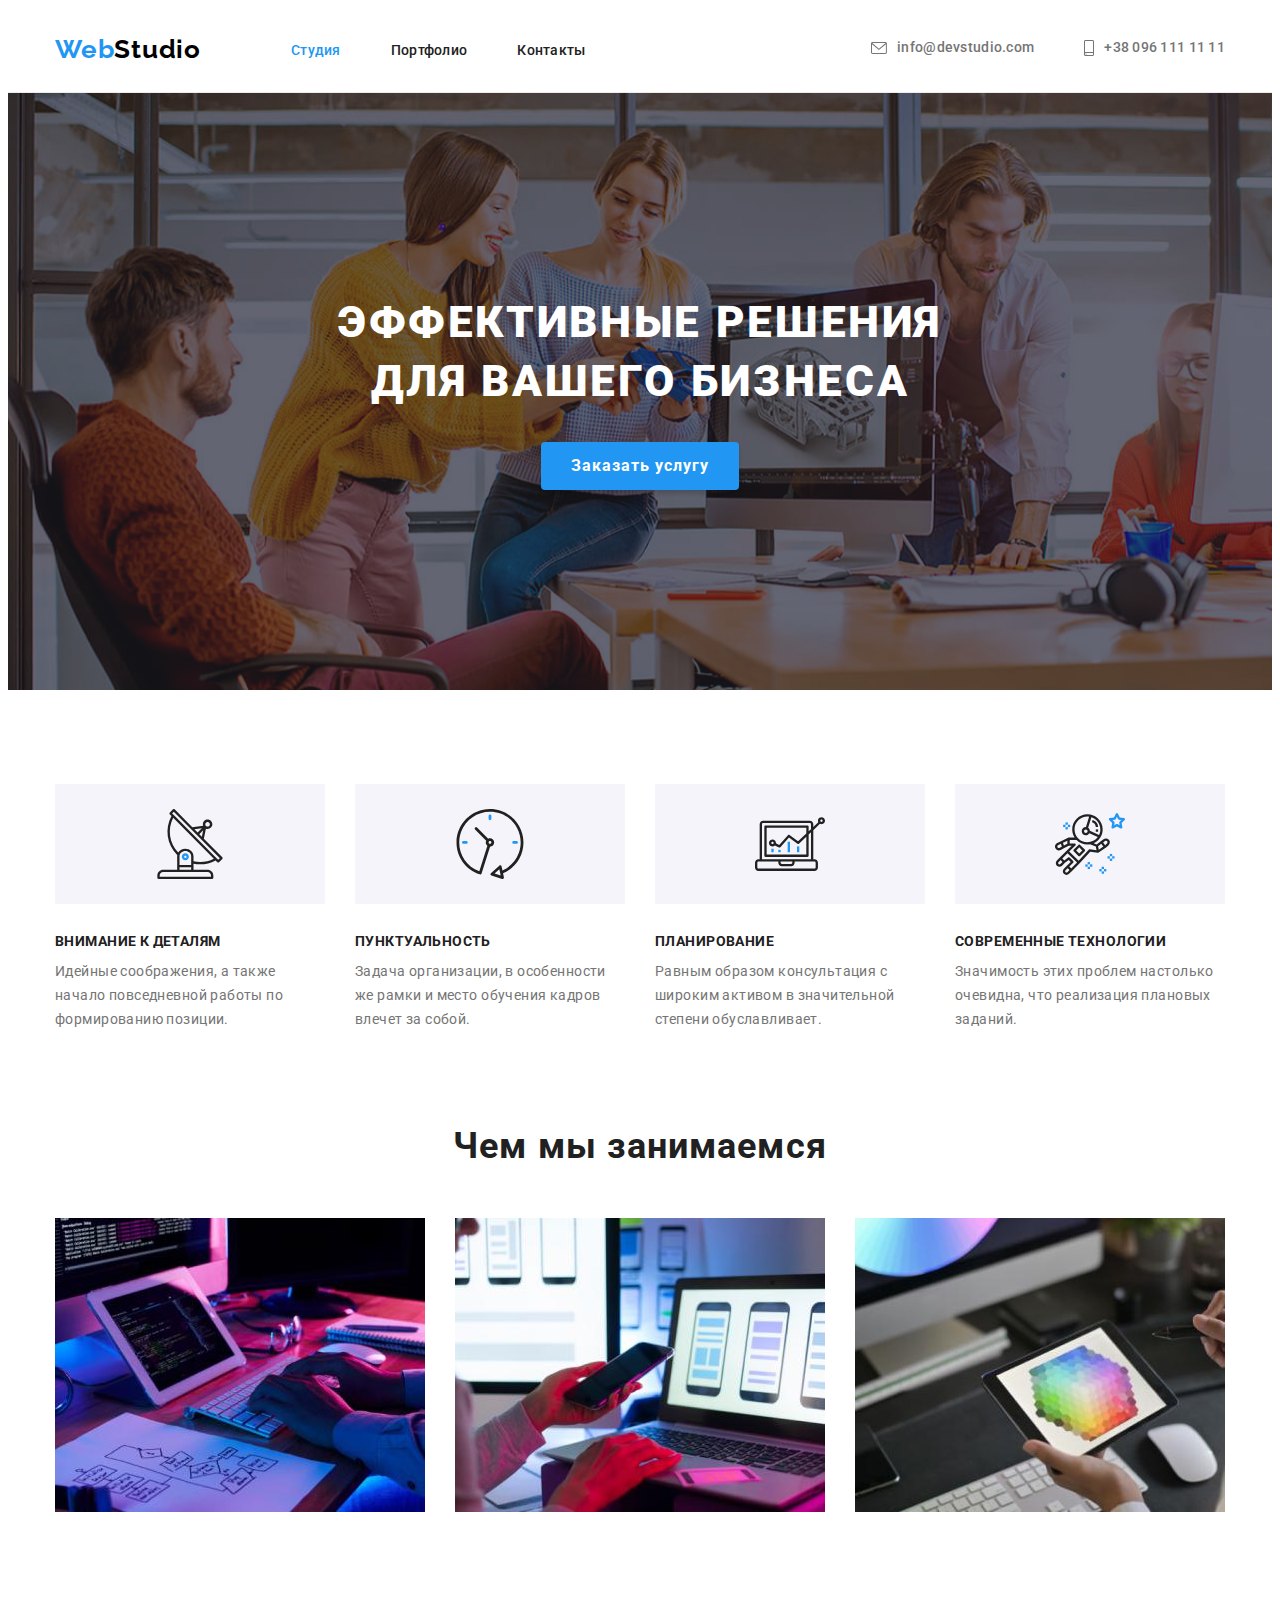
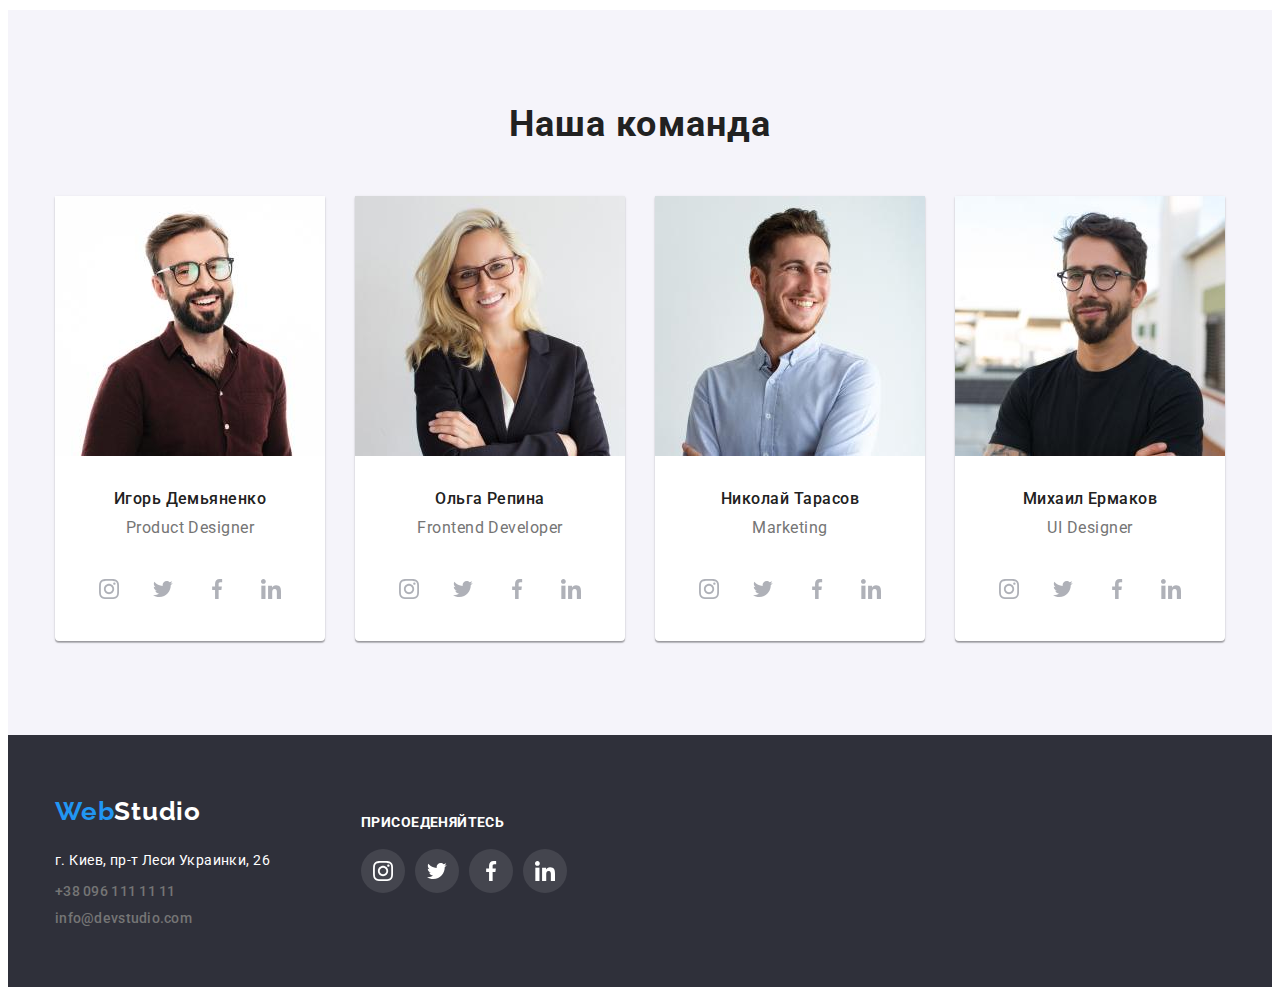
<file: index.html>
<!DOCTYPE html>
<html lang="ru">
  <head>
    <meta charset="UTF-8" />
    <meta http-equiv="X-UA-Compatible" content="IE=edge" />
    <meta name="viewport" content="width=device-width, initial-scale=1.0" />
    <link rel="preconnect" href="https://fonts.gstatic.com" />
    <link rel="preconnect" href="https://fonts.gstatic.com" />
    <link
      href="https://fonts.googleapis.com/css2?family=Raleway:wght@700&amp;family=Roboto:wght@400;500;700;900&amp;display=swap"
      rel="stylesheet"
    />
    <link rel="stylesheet" href="./css/style.css" />
    <title>WebStudio</title>
    <style></style>
  </head>
  <body>
    <header class="page-header">
      <div class="container">
        <nav class="nav">
          <a href="./" class="logo">
            <span class="logo-web">Web</span>Studio
          </a>
          <ul class="menu list">
            <li class="menu-nav">
              <a class="blue link-nav" href="./index.html">Студия </a>
            </li>
            <li class="menu-nav">
              <a class="link-nav" href="./portfolio.html">Портфолио </a>
            </li>
            <li class="menu-nav"><a class="link-nav" href="">Контакты </a></li>
          </ul>
        </nav>
        <ul class="link-list">
          <li class="manu-link">
            <a class="contact" href="mailto:info@devstudio.com"
              ><svg class="icons-mail">
                <use href="./images/icons/sprite.svg#icon-envelope"></use>
              </svg>
              info@devstudio.com</a
            >
          </li>
          <li class="manu-link tel-link">
            <a class="contact" href="tel:+380961111111">
              <svg class="icons-phone">
                <use href="./images/icons/sprite.svg#icon-smartphone"></use>
              </svg>
              +38 096 111 11 11</a
            >
          </li>
        </ul>
      </div>
    </header>
    <main>
      <section class="color-section">
        <div class="container">
          <h1 class="main-title">Эффективные решения для вашего бизнеса</h1>
          <button class="button-order" type="button">Заказать услугу</button>
        </div>
      </section>
      <section class="section">
        <div class="container">
          <ul class="list-about">
            <li class="list-text list-item">
              <h3 class="our-qualities">Внимание к деталям</h3>
              <p class="text-about-us">
                Идейные соображения, а также начало повседневной работы по
                формированию позиции.
              </p>
            </li>
            <li class="list-item">
              <h3 class="our-qualities">Пунктуальность</h3>
              <p class="text-about-us">
                Задача организации, в особенности же рамки и место обучения
                кадров влечет за собой.
              </p>
            </li>

            <li class="list-item">
              <h3 class="our-qualities">Планирование</h3>
              <p class="text-about-us">
                Равным образом консультация с широким активом в значительной
                степени обуславливает.
              </p>
            </li>

            <li class="list-item">
              <h3 class="our-qualities">Современные технологии</h3>
              <p class="text-about-us">
                Значимость этих проблем настолько очевидна, что реализация
                плановых заданий.
              </p>
            </li>
          </ul>
        </div>
      </section>
      <section class="container-list">
        <div class="container">
          <h2 class="our-work">Чем мы занимаемся</h2>
          <ul class="card-set">
            <li class="iteam">
              <img
                src="./images/1.jpg"
                alt="Програмист за робочим столом"
                width="370"
              />
            </li>
            <li class="iteam">
              <img
                src="./images/2.jpg"
                alt="разработка приложений для смартфонов"
                width="370"
              />
            </li>
            <li class="iteam">
              <img
                src="./images/3.jpg"
                alt="художник веб дизайна"
                width="370"
              />
            </li>
          </ul>
        </div>
      </section>
      <section class="section background-2">
        <div class="container">
          <h2 class="team">Наша команда</h2>
          <ul class="card-set">
            <li class="background-team">
              <img
                src="./images/Demyanenko.jpg"
                alt="Product Designer"
                width="270"
              />
              <h3 class="team-name">Игорь Демьяненко</h3>
              <p class="team-prof">Product Designer</p>
              <ul class="list social-icons">
                <li class="social-icons-team">
                  <a
                    href=""
                    class="social-icons-link"
                    target="_blank"
                    rel="noopener noreferrer"
                  >
                    <svg class="social-icons-svg">
                      <use
                        href="./images/icons/sprite.svg#icon-instagram"
                      ></use>
                    </svg>
                  </a>
                </li>
                <li class="social-icons-team">
                  <a
                    href=""
                    class="social-icons-link"
                    target="_blank"
                    rel="noopener noreferrer"
                  >
                    <svg class="social-icons-svg">
                      <use href="./images/icons/sprite.svg#icon-Vector"></use>
                    </svg>
                  </a>
                </li>
                <li class="social-icons-team">
                  <a
                    href=""
                    class="social-icons-link"
                    target="_blank"
                    rel="noopener noreferrer"
                  >
                    <svg class="social-icons-svg">
                      <use href="./images/icons/sprite.svg#icon-facebook"></use>
                    </svg>
                  </a>
                </li>
                <li class="social-icons-team">
                  <a
                    href=""
                    class="social-icons-link"
                    target="_blank"
                    rel="noopener noreferrer"
                  >
                    <svg class="social-icons-svg">
                      <use href="./images/icons/sprite.svg#icon-linkedin"></use>
                    </svg>
                  </a>
                </li>
              </ul>
            </li>
            <li class="background-team">
              <img
                src="./images/Repina.jpg"
                alt="Frontend Developer"
                width="270"
              />
              <h3 class="team-name">Ольга Репина</h3>
              <p class="team-prof">Frontend Developer</p>
              <ul class="list social-icons">
                <li class="social-icons-team">
                  <a
                    href=""
                    class="social-icons-link"
                    target="_blank"
                    rel="noopener noreferrer"
                  >
                    <svg class="social-icons-svg">
                      <use
                        href="./images/icons/sprite.svg#icon-instagram"
                      ></use>
                    </svg>
                  </a>
                </li>
                <li class="social-icons-team">
                  <a
                    href=""
                    class="social-icons-link"
                    target="_blank"
                    rel="noopener noreferrer"
                  >
                    <svg class="social-icons-svg">
                      <use href="./images/icons/sprite.svg#icon-Vector"></use>
                    </svg>
                  </a>
                </li>
                <li class="social-icons-team">
                  <a
                    href=""
                    class="social-icons-link"
                    target="_blank"
                    rel="noopener noreferrer"
                  >
                    <svg class="social-icons-svg">
                      <use href="./images/icons/sprite.svg#icon-facebook"></use>
                    </svg>
                  </a>
                </li>
                <li class="social-icons-team">
                  <a
                    href=""
                    class="social-icons-link"
                    target="_blank"
                    rel="noopener noreferrer"
                  >
                    <svg class="social-icons-svg">
                      <use href="./images/icons/sprite.svg#icon-linkedin"></use>
                    </svg>
                  </a>
                </li>
              </ul>
            </li>
            <li class="background-team">
              <img src="./images/Tarasov.jpg" alt="Marketing" width="270" />
              <h3 class="team-name">Николай Тарасов</h3>
              <p class="team-prof">Marketing</p>
              <ul class="list social-icons">
                <li class="social-icons-team">
                  <a
                    href=""
                    class="social-icons-link"
                    target="_blank"
                    rel="noopener noreferrer"
                  >
                    <svg class="social-icons-svg">
                      <use
                        href="./images/icons/sprite.svg#icon-instagram"
                      ></use>
                    </svg>
                  </a>
                </li>
                <li class="social-icons-team">
                  <a
                    href=""
                    class="social-icons-link"
                    target="_blank"
                    rel="noopener noreferrer"
                  >
                    <svg class="social-icons-svg">
                      <use href="./images/icons/sprite.svg#icon-Vector"></use>
                    </svg>
                  </a>
                </li>
                <li class="social-icons-team">
                  <a
                    href=""
                    class="social-icons-link"
                    target="_blank"
                    rel="noopener noreferrer"
                  >
                    <svg class="social-icons-svg">
                      <use href="./images/icons/sprite.svg#icon-facebook"></use>
                    </svg>
                  </a>
                </li>
                <li class="social-icons-team">
                  <a
                    href=""
                    class="social-icons-link"
                    target="_blank"
                    rel="noopener noreferrer"
                  >
                    <svg class="social-icons-svg">
                      <use href="./images/icons/sprite.svg#icon-linkedin"></use>
                    </svg>
                  </a>
                </li>
              </ul>
            </li>
            <li class="background-team">
              <img src="./images/Ermakov.jpg" alt="UI Designer" width="270" />
              <h3 class="team-name">Михаил Ермаков</h3>
              <p class="team-prof">UI Designer</p>
              <ul class="list social-icons">
                <li class="social-icons-team">
                  <a
                    href=""
                    class="social-icons-link"
                    target="_blank"
                    rel="noopener noreferrer"
                  >
                    <svg class="social-icons-svg">
                      <use
                        href="./images/icons/sprite.svg#icon-instagram"
                      ></use>
                    </svg>
                  </a>
                </li>
                <li class="social-icons-team">
                  <a
                    href=""
                    class="social-icons-link"
                    target="_blank"
                    rel="noopener noreferrer"
                  >
                    <svg class="social-icons-svg">
                      <use href="./images/icons/sprite.svg#icon-Vector"></use>
                    </svg>
                  </a>
                </li>
                <li class="social-icons-team">
                  <a
                    href=""
                    class="social-icons-link"
                    target="_blank"
                    rel="noopener noreferrer"
                  >
                    <svg class="social-icons-svg">
                      <use href="./images/icons/sprite.svg#icon-facebook"></use>
                    </svg>
                  </a>
                </li>
                <li class="social-icons-team">
                  <a
                    href=""
                    class="social-icons-link"
                    target="_blank"
                    rel="noopener noreferrer"
                  >
                    <svg class="social-icons-svg">
                      <use href="./images/icons/sprite.svg#icon-linkedin"></use>
                    </svg>
                  </a>
                </li>
              </ul>
            </li>
          </ul>
        </div>
      </section>
    </main>
    <footer class="background-footer">
      <div class="container footer-container">
        <div class="footer-info">
          <a href="./" class="logo">
            <span class="logo-web">Web</span
            ><span class="studio-white">Studio</span>
          </a>
          <address>
            <p class="address">г. Киев, пр-т Леси Украинки, 26</p>
            <ul>
              <li class="contact-footer">
                <a class="contact" href="tel:+380961111111"
                  >+38 096 111 11 11</a
                >
              </li>
              <li class="contact-footer">
                <a class="contact" href="mailto:info@devstudio.com"
                  >info@devstudio.com</a
                >
              </li>
            </ul>
          </address>
        </div>
        <div>
          <h4 class="footer-text">присоеденяйтесь</h4>
          <ul class="list social-icons icons-footer">
            <li class="social-icons-team">
              <a
                href=""
                class="social-icons-link"
                target="_blank"
                rel="noopener noreferrer"
              >
                <svg class="social-icons-svg footer-color-icons">
                  <use href="./images/icons/sprite.svg#icon-instagram"></use>
                </svg>
              </a>
            </li>
            <li class="social-icons-team">
              <a
                href=""
                class="social-icons-link"
                target="_blank"
                rel="noopener noreferrer"
              >
                <svg class="social-icons-svg footer-color-icons">
                  <use href="./images/icons/sprite.svg#icon-Vector"></use>
                </svg>
              </a>
            </li>
            <li class="social-icons-team">
              <a
                href=""
                class="social-icons-link"
                target="_blank"
                rel="noopener noreferrer"
              >
                <svg class="social-icons-svg footer-color-icons">
                  <use href="./images/icons/sprite.svg#icon-facebook"></use>
                </svg>
              </a>
            </li>
            <li class="social-icons-team">
              <a
                href=""
                class="social-icons-link"
                target="_blank"
                rel="noopener noreferrer"
              >
                <svg class="social-icons-svg footer-color-icons">
                  <use href="./images/icons/sprite.svg#icon-linkedin"></use>
                </svg>
              </a>
            </li>
          </ul>
        </div>
      </div>
    </footer>
  </body>
</html>
</file>
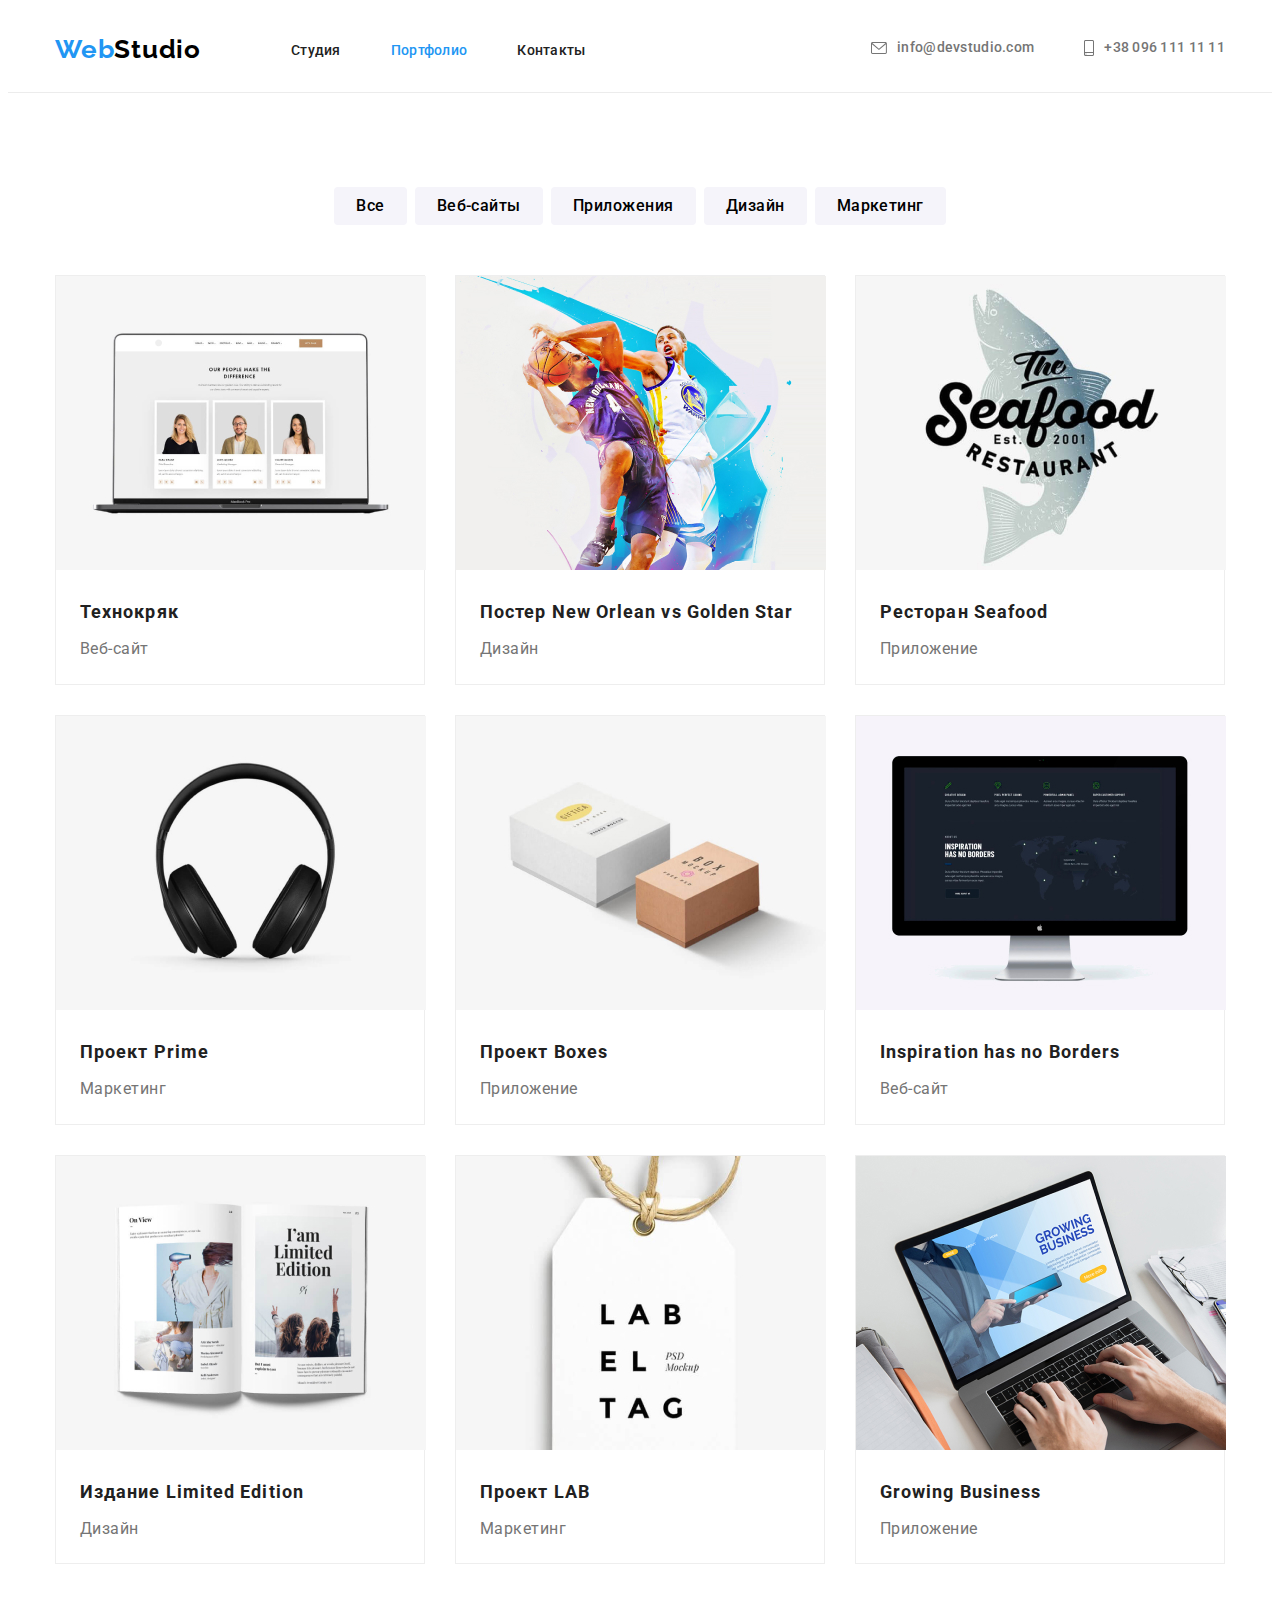
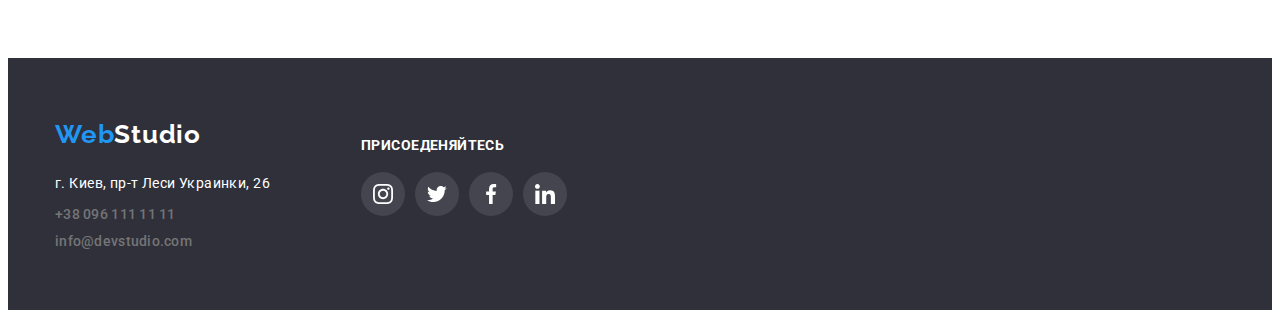
<file: portfolio.html>
<!DOCTYPE html>
<html lang="en">
  <head>
    <meta charset="UTF-8" />
    <meta http-equiv="X-UA-Compatible" content="IE=edge" />
    <meta name="viewport" content="width=device-width, initial-scale=1.0" />
    <link rel="preconnect" href="https://fonts.gstatic.com" />
    <link rel="preconnect" href="https://fonts.gstatic.com" />
    <link
      href="https://fonts.googleapis.com/css2?family=Raleway:wght@700&amp;family=Roboto:wght@400;500;700;900&amp;display=swap"
      rel="stylesheet"
    />
    <link rel="stylesheet" href="./css/style.css" />
    <title>Document</title>
  </head>
  <body>
    <header class="page-header">
      <div class="container">
        <nav class="nav">
          <a href="./" class="logo">
            <span class="logo-web">Web</span>Studio
          </a>
          <ul class="menu list">
            <li class="menu-nav">
              <a class="link-nav" href="./index.html">Студия </a>
            </li>
            <li class="menu-nav">
              <a class="link-nav blue" href="./portfolio.html">Портфолио </a>
            </li>
            <li class="menu-nav"><a class="link-nav" href="">Контакты </a></li>
          </ul>
        </nav>
        <ul class="link-list">
          <li class="manu-link">
            <a class="contact" href="mailto:info@devstudio.com"
              ><svg class="icons-mail">
                <use href="./images/icons/sprite.svg#icon-envelope"></use>
              </svg>
              info@devstudio.com</a
            >
          </li>
          <li class="manu-link tel-link">
            <a class="contact" href="tel:+380961111111">
              <svg class="icons-phone">
                <use href="./images/icons/sprite.svg#icon-smartphone"></use>
              </svg>
              +38 096 111 11 11</a
            >
          </li>
        </ul>
      </div>
    </header>
    <main>
      <section class="list-button">
        <div class="container">
          <ul class="button-list">
            <li class="button-item">
              <button class="button-select">Все</button>
            </li>
            <li class="button-item">
              <button class="button-select">Веб-сайты</button>
            </li>
            <li class="button-item">
              <button class="button-select">Приложения</button>
            </li>
            <li class="button-item">
              <button class="button-select">Дизайн</button>
            </li>
            <li class="button-item">
              <button class="button-select">Маркетинг</button>
            </li>
          </ul>
        </div>
        <div class="container">
          <ul class="list-offer">
            <li class="project">
              <a href="list-offers">
                <img
                  src="./images/portfolio/img.jpg"
                  alt="Веб-сайт"
                  width="370"
                />
                <div class="div">
                  <h3 class="name-project">Технокряк</h3>
                  <p class="category">Веб-сайт</p>
                </div>
              </a>
            </li>
            <li class="project">
              <a href="list-offers">
                <img
                  src="./images/portfolio/img-1.jpg"
                  alt="Дизайн"
                  width="370"
                />
                <div class="div">
                  <h3 class="name-project">Постер New Orlean vs Golden Star</h3>
                  <p class="category">Дизайн</p>
                </div>
              </a>
            </li>
            <li class="project">
              <a href="list-offerslist-offers">
                <img
                  src="./images/portfolio/img-2.jpg"
                  alt="Приложение"
                  width="370"
                />
                <div class="div">
                  <h3 class="name-project">Ресторан Seafood</h3>
                  <p class="category">Приложение</p>
                </div>
              </a>
            </li>
            <li class="project">
              <a href="list-offers">
                <img
                  src="./images/portfolio/img-3.jpg"
                  alt="Маркетинг"
                  width="370"
                />
                <div class="div">
                  <h3 class="name-project">Проект Prime</h3>
                  <p class="category">Маркетинг</p>
                </div>
              </a>
            </li>
            <li class="project">
              <a href="list-offers">
                <img
                  src="./images/portfolio/img-4.jpg"
                  alt="Приложение"
                  width="370"
                />
                <div class="div">
                  <h3 class="name-project">Проект Boxes</h3>
                  <p class="category">Приложение</p>
                </div>
              </a>
            </li>
            <li class="project">
              <a href="list-offers">
                <img
                  src="./images/portfolio/img-5.jpg"
                  alt="Веб-сайт"
                  width="370"
                />
                <div class="div">
                  <h3 class="name-project">Inspiration has no Borders</h3>
                  <p class="category">Веб-сайт</p>
                </div>
              </a>
            </li>
            <li class="project">
              <a href="list-offers">
                <img
                  src="./images/portfolio/img-6.jpg"
                  alt="Дизайн"
                  width="370"
                />
                <div class="div">
                  <h3 class="name-project">Издание Limited Edition</h3>
                  <p class="category">Дизайн</p>
                </div>
              </a>
            </li>
            <li class="project">
              <a href="list-offers">
                <img
                  src="./images/portfolio/img-7.jpg"
                  alt="Маркетинг"
                  width="370"
                />
                <div class="div">
                  <h3 class="name-project">Проект LAB</h3>
                  <p class="category">Маркетинг</p>
                </div>
              </a>
            </li>
            <li class="project">
              <a href="list-offers">
                <img
                  src="./images/portfolio/img-8.jpg"
                  alt="Приложение"
                  width="370"
                />
                <div class="div">
                  <h3 class="name-project">Growing Business</h3>
                  <p class="category">Приложение</p>
                </div>
              </a>
            </li>
          </ul>
        </div>
      </section>
    </main>

    <footer class="background-footer">
      <div class="container footer-container">
        <div class="footer-info">
          <a href="./" class="logo">
            <span class="logo-web">Web</span
            ><span class="studio-white">Studio</span>
          </a>
          <address>
            <p class="address">г. Киев, пр-т Леси Украинки, 26</p>
            <ul>
              <li class="contact-footer">
                <a class="contact" href="tel:+380961111111"
                  >+38 096 111 11 11</a
                >
              </li>
              <li class="contact-footer">
                <a class="contact" href="mailto:info@devstudio.com"
                  >info@devstudio.com</a
                >
              </li>
            </ul>
          </address>
        </div>
        <div>
          <h4 class="footer-text">присоеденяйтесь</h4>
          <ul class="list social-icons icons-footer">
            <li class="social-icons-team">
              <a
                href=""
                class="social-icons-link"
                target="_blank"
                rel="noopener noreferrer"
              >
                <svg class="social-icons-svg footer-color-icons">
                  <use href="./images/icons/sprite.svg#icon-instagram"></use>
                </svg>
              </a>
            </li>
            <li class="social-icons-team">
              <a
                href=""
                class="social-icons-link"
                target="_blank"
                rel="noopener noreferrer"
              >
                <svg class="social-icons-svg footer-color-icons">
                  <use href="./images/icons/sprite.svg#icon-Vector"></use>
                </svg>
              </a>
            </li>
            <li class="social-icons-team">
              <a
                href=""
                class="social-icons-link"
                target="_blank"
                rel="noopener noreferrer"
              >
                <svg class="social-icons-svg footer-color-icons">
                  <use href="./images/icons/sprite.svg#icon-facebook"></use>
                </svg>
              </a>
            </li>
            <li class="social-icons-team">
              <a
                href=""
                class="social-icons-link"
                target="_blank"
                rel="noopener noreferrer"
              >
                <svg class="social-icons-svg footer-color-icons">
                  <use href="./images/icons/sprite.svg#icon-linkedin"></use>
                </svg>
              </a>
            </li>
          </ul>
        </div>
      </div>
    </footer>
  </body>
</html>
</file>
<file: css/style.css>
*,
*::before,
*::after {
  box-sizing: border-box;
}
:root {
  --color-text: #757575;
  --color-hover: #2196f3;
  --color-title: #212121;
  --font: "Roboto", sans-serif;
  --background: #2f303a;
  --background-2: #f5f4fa;
  --background-team: white;
  --border-bottom: #ececec;
  --white: white;
  --border: #eeeeee;
  --icons: #afb1b8;
  --icon-link: #ffffff;
}
a {
  text-decoration: none;
}
ul {
  list-style: none;
  margin-top: 0;
  margin-bottom: 0;
  padding: 0;
}
h1,
h2,
h3,
p {
  margin-top: 0;
  margin-bottom: 0;
}
.logo-web {
  color: var(--color-hover);
}
.logo {
  font-family: "Raleway", sans-serif;
  font-weight: 700;
  text-decoration: none;
  font-size: 26px;
  line-height: 1.3;
  letter-spacing: 0.03em;
  color: black;
  margin-right: 90px;
}
.nav {
  display: flex;
  align-items: center;
}
.icons-phone {
  width: 10px;
  height: 16px;
  margin-right: 10px;
  fill: currentColor;
}
.icons-mail {
  width: 16px;
  height: 12px;
  margin-right: 10px;
  fill: currentColor;
}
.page-header .container {
  display: flex;
  align-items: center;
  justify-content: space-between;
}
.page-header {
  padding-top: 25px;
  padding-bottom: 25px;
  align-items: center;
  border-bottom: 1px solid var(--border-bottom);
}

.container {
  width: 1200px;
  padding-left: 15px;
  padding-right: 15px;
  margin-left: auto;
  margin-right: auto;
}

.menu {
  display: inline-flex;
  padding-left: 0;
  margin: 0;
  align-items: center;
}

.menu-nav:not(:last-child) {
  margin-right: 50px;
}
.link-list {
  display: inline-flex;
  margin: 0;
  padding-left: 0;
}
.manu-link {
  margin-right: 50px;
}
.tel-link {
  margin: 0;
}
.section {
  padding-top: 94px;
  padding-bottom: 94px;
}

.link-nav {
  font-family: var(--font);
  font-style: normal;
  font-weight: 500;
  font-size: 14px;
  line-height: 1.14;
  letter-spacing: 0.02em;
  color: var(--color-title);
}
.blue {
  color: var(--color-hover);
}
.link-nav:hover {
  color: var(--color-hover);
}
.contact {
  font-family: var(--font);
  color: var(--color-text);
  font-style: normal;
  font-weight: 500;
  font-size: 14px;
  line-height: 1.14;
  letter-spacing: 0.02em;
  display: inline-flex;
  align-items: center;
}
.contact:hover {
  color: var(--color-hover);
}
.color-section {
  background-image: url(../images/Bg.png), url(../images/BG-hero.jpg);
  padding-top: 200px;
  padding-bottom: 200px;
  max-width: 1600px;
  margin-left: auto;
  margin-right: auto;
}

.main-title {
  font-family: var(--font);
  color: var(--white);
  font-style: normal;
  font-weight: 900;
  font-size: 44px;
  line-height: 1.35;
  text-align: center;
  letter-spacing: 0.06em;
  text-transform: uppercase;
  width: 696px;
  margin-left: auto;
  margin-right: auto;
}
.button-order {
  background: var(--color-hover);
  font-family: var(--font);
  color: var(--white);
  font-style: normal;
  font-weight: 700;
  font-size: 16px;
  line-height: 1.8;
  align-items: center;
  text-align: center;
  letter-spacing: 0.06em;
  display: block;
  margin-right: auto;
  margin-left: auto;
  margin-top: 30px;
  padding: 10px 30px 10px 30px;
  border: none;
  box-shadow: 0px 4px 4px rgba(0, 0, 0, 0.15);
  border-radius: 4px;
}
.list-about {
  display: flex;
  justify-content: space-between;
}
.list-item:not(:last-child) {
  margin-right: 30px;
}
.list-item::before {
  content: "";
  display: block;
  height: 120px;

  background-size: 70px;
  background-repeat: no-repeat;
  background-position: center;
  background-color: var(--background-2);
  margin-bottom: 30px;
}
.list-item:nth-child(1)::before {
  background-image: url(../images/icons/antenna\ 1.svg);
}
.list-item:nth-child(2)::before {
  background-image: url(../images/icons/clock\ 1.svg);
}
.list-item:nth-child(3)::before {
  background-image: url(../images/icons/diagram\ 1.svg);
}
.list-item:nth-child(4)::before {
  background-image: url(../images/icons/astronaut\ 1.svg);
}

.our-qualities {
  font-family: var(--font);
  color: var(--color-title);
  font-style: normal;
  font-weight: 700;
  font-size: 14px;
  line-height: 1.14;
  letter-spacing: 0.03em;
  text-transform: uppercase;
  margin-bottom: 10px;
}

.text-about-us {
  font-family: var(--font);
  color: var(--color-text);
  font-style: normal;
  font-weight: 400;
  font-size: 14px;
  line-height: 1.71;
  letter-spacing: 0.03em;
  width: 270px;
}
.our-work {
  font-family: var(--font);
  color: var(--color-title);
  font-style: normal;
  font-weight: 700;
  font-size: 36px;
  line-height: 1.16;
  text-align: center;
  letter-spacing: 0.03em;
  margin-bottom: 50px;
}
.team {
  font-family: var(--font);
  color: var(--color-title);
  font-style: normal;
  font-weight: bold;
  font-size: 36px;
  line-height: 1.16;
  text-align: center;
  letter-spacing: 0.03em;
  margin-bottom: 50px;
}
.iteam:not(:first-child) {
  margin-left: 30px;
}

.container-list {
  padding-bottom: 94px;
}

.card-set {
  display: flex;
  flex-wrap: wrap;
  padding-left: 0;
}
.social-icons {
  justify-content: center;
  display: flex;
  padding-bottom: 30px;
}
.social-icons-svg {
  width: 20px;
  height: 20px;
  fill: var(--icons);
}
.social-icons-team:not(:last-child) {
  margin-right: 10px;
}

.social-icons-link {
  display: flex;
  align-items: center;
  justify-content: center;
  width: 44px;
  height: 44px;
  border-radius: 50%;
  background-color: var(--icon-link);
}

.social-icons-link:hover .social-icons-svg {
  fill: var(--icon-link);
}
.social-icons-link:hover {
  background: var(--color-hover);
}
.team-name {
  font-family: var(--font);
  color: var(--color-title);
  font-style: normal;
  font-weight: 500;
  font-size: 16px;
  line-height: 1.18;
  letter-spacing: 0.03em;
  text-align: center;
  margin-top: 30px;
  margin-bottom: 10px;
}
.team-prof {
  font-family: var(--font);
  color: var(--color-text);
  font-style: normal;
  font-weight: normal;
  font-size: 16px;
  line-height: 1.18;
  letter-spacing: 0.03em;
  text-align: center;
  margin-top: 10px;
  padding-bottom: 30px;
}
.background-2 {
  background: var(--background-2);
}
.background-team:not(:last-child) {
  margin-right: 30px;
  background: var(--background-team);
  box-shadow: 0px 1px 3px rgba(0, 0, 0, 0.12), 0px 1px 1px rgba(0, 0, 0, 0.14),
    0px 2px 1px rgba(0, 0, 0, 0.2);
  border-radius: 0px 0px 4px 4px;
}
.background-team {
  background: var(--background-team);
  box-shadow: 0px 1px 3px rgba(0, 0, 0, 0.12), 0px 1px 1px rgba(0, 0, 0, 0.14),
    0px 2px 1px rgba(0, 0, 0, 0.2);
  border-radius: 0px 0px 4px 4px;
}
.background-footer {
  background: var(--background);
  padding-top: 60px;
  padding-bottom: 60px;
}
.address {
  font-family: var(--font);
  font-style: normal;
  font-weight: normal;
  font-size: 14px;
  line-height: 1.71;
  letter-spacing: 0.03em;
  color: var(--white);
  margin-top: 20px;
}

.studio-white {
  color: var(--white);
}
.button-select {
  font-family: var(--font);
  columns: var(--color-title);
  font-style: normal;
  font-weight: 500;
  font-size: 16px;
  line-height: 1.62;
  text-align: center;
  letter-spacing: 0.03em;
  background: var(--background-2);
  padding: 6px 22px;
  border: none;
  border-radius: 4px;
}
.button-select:hover {
  background: var(--color-hover);
  color: var(--white);
}
.button-list {
  display: flex;
  justify-content: center;
  margin-bottom: 50px;
}
.button-item:not(:last-child) {
  margin-right: 8px;
}
.list-button {
  padding: 94px 0px 94px 0px;
}
.name-project {
  font-family: var(--font);
  color: var(--color-title);
  font-style: normal;
  font-weight: 700;
  font-size: 18px;
  line-height: 2;
  letter-spacing: 0.06em;
}
.div {
  padding: 20px 0px 20px 24px;
}
.project {
  margin: 15px;
  width: 370px;
  border: 1px solid var(--border);
}
.contact-footer {
  margin-top: 9px;
}

.category {
  font-family: var(--font);
  color: var(--color-text);
  font-style: normal;
  font-weight: 400;
  font-size: 16px;
  line-height: 1.87;
  letter-spacing: 0.03em;
  margin-top: 4px;
}

.list-offer {
  display: flex;
  flex-wrap: wrap;
  margin: -15px;
}
.project:hover {
  box-sizing: border-box;
  box-shadow: 0px 1px 1px rgba(0, 0, 0, 0.12), 0px 4px 4px rgba(0, 0, 0, 0.06),
    1px 4px 6px rgba(0, 0, 0, 0.16);
}
.icons-footer {
  justify-content: flex-start;
}
.social-icons-link {
  background-color: rgba(255, 255, 255, 0.1);
}
.footer-color-icons {
  fill: var(--icon-link);
}
.footer-text {
  font-family: Roboto;
  font-style: normal;
  font-weight: bold;
  font-size: 14px;
  line-height: 16px;
  letter-spacing: 0.03em;
  text-transform: uppercase;
  color: var(--white);
}
.footer-container {
  display: flex;
}
.footer-info {
  margin-right: 70px;
}
</file>
